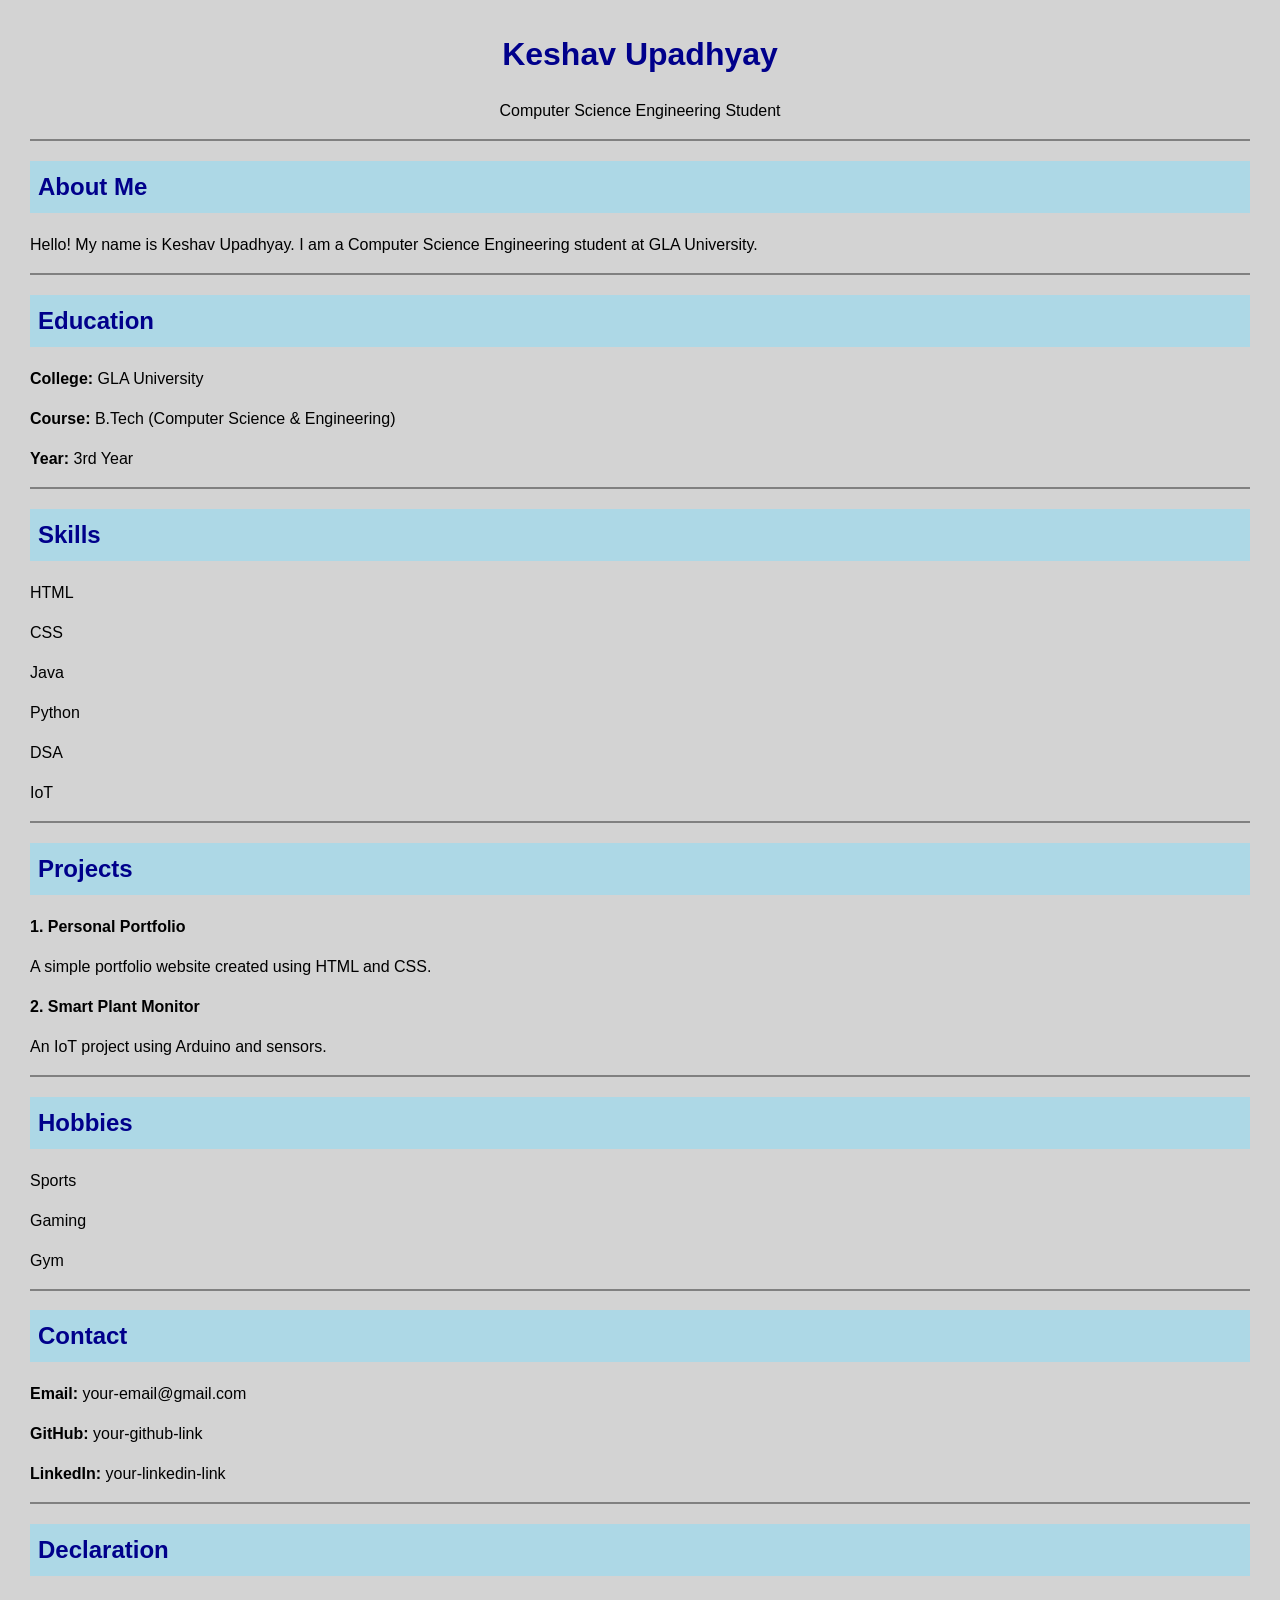
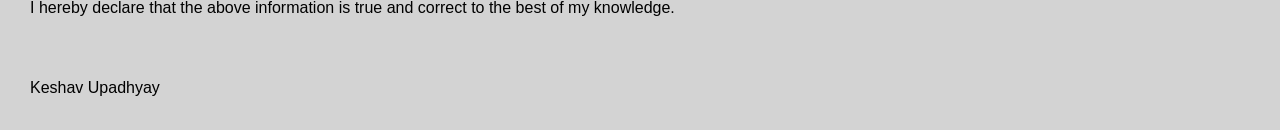
<file: portfolio/index.html>
<html>

<head>
    <title>Keshav Portfolio</title>

    <link rel="stylesheet" href="style.css">
</head>

<body>

    <h1 align="center">Keshav Upadhyay</h1>

    <p align="center">
        Computer Science Engineering Student
    </p>

    <hr>

    <h2>About Me</h2>

    <p>
        Hello! My name is Keshav Upadhyay.
        I am a Computer Science Engineering student
        at GLA University.
    </p>

    <hr>

    <h2>Education</h2>

    <p><b>College:</b> GLA University</p>

    <p><b>Course:</b> B.Tech (Computer Science & Engineering)</p>

    <p><b>Year:</b> 3rd Year</p>

    <hr>

    <h2>Skills</h2>

    <p>HTML</p>
    <p>CSS</p>
    <p>Java</p>
    <p>Python</p>
    <p>DSA</p>
    <p>IoT</p>

    <hr>

    <h2>Projects</h2>

    <p><b>1. Personal Portfolio</b></p>
    <p>
        A simple portfolio website created using HTML and CSS.
    </p>

    <p><b>2. Smart Plant Monitor</b></p>
    <p>
        An IoT project using Arduino and sensors.
    </p>

    <hr>

    <h2>Hobbies</h2>

    <p>Sports</p>
    <p>Gaming</p>
    <p>Gym</p>

    <hr>

    <h2>Contact</h2>

    <p><b>Email:</b> your-email@gmail.com</p>

    <p><b>GitHub:</b> your-github-link</p>

    <p><b>LinkedIn:</b> your-linkedin-link</p>

    <hr>

    <h2>Declaration</h2>

    <p>
        I hereby declare that the above information is true
        and correct to the best of my knowledge.
    </p>

    <br>

    <p>Keshav Upadhyay</p>

</body>

</html>
</file>
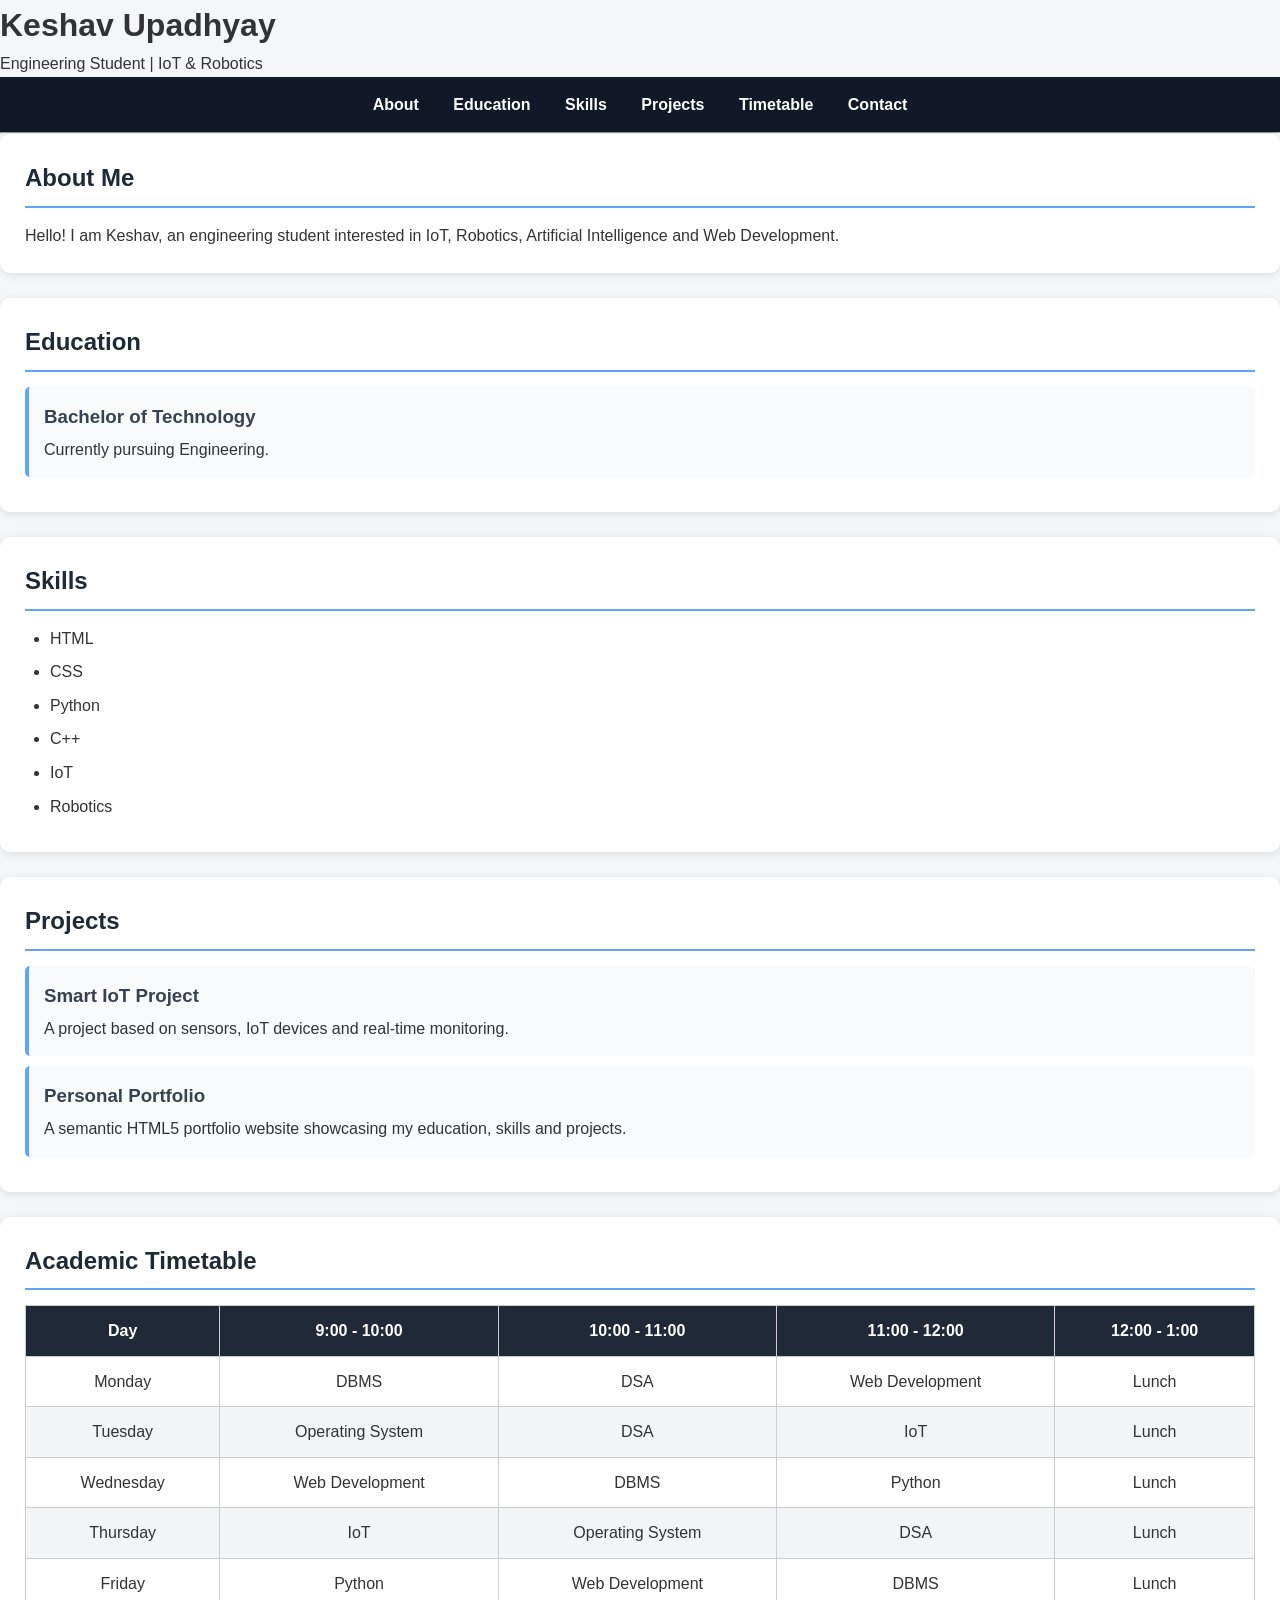
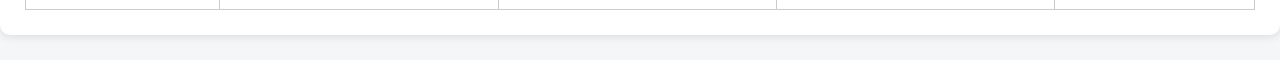
<file: Task1.html>
<!DOCTYPE html>
<html lang="en">
<head>
    <meta charset="UTF-8">
    <meta name="viewport" content="width=device-width, initial-scale=1.0">
    <title>Keshav's Portfolio</title>
    <link rel="stylesheet" href="Task1.css">
</head>

<body>

        <h1>Keshav Upadhyay</h1>
        <p>Engineering Student | IoT & Robotics </p>

    <nav>
        <a href="#about">About</a> 
        <a href="#education">Education</a> 
        <a href="#skills">Skills</a> 
        <a href="#projects">Projects</a> 
        <a href="#timetable">Timetable</a> 
        <a href="#contact">Contact</a>
        
    </nav>

    <hr>
        <section id="about">
            <h2>About Me</h2>


            <p>
                Hello! I am Keshav, an engineering student interested in
                IoT, Robotics, Artificial Intelligence and Web Development.
            </p>
        </section>

        <section id="education">
            <h2>Education</h2>

            <article>
                <h3>Bachelor of Technology</h3>
                <p>Currently pursuing Engineering.</p>
            </article>
        </section>

        <section id="skills">
            <h2>Skills</h2>

            <ul>
                <li>HTML</li>
                <li>CSS</li>
                <li>Python</li>
                <li>C++</li>
                <li>IoT</li>
                <li>Robotics</li>
            </ul>
        </section>

        <section id="projects">
            <h2>Projects</h2>

            <article>
                <h3>Smart IoT Project</h3>
                <p>
                    A project based on sensors, IoT devices and
                    real-time monitoring.
                </p>
            </article>

            <article>
                <h3>Personal Portfolio</h3>
                <p>
                    A semantic HTML5 portfolio website showcasing
                    my education, skills and projects.
                </p>
            </article>
        </section>

        <section id="timetable">
            <h2>Academic Timetable</h2>

            <table border="1" cellpadding="10">
                
                <thead>
                    <tr>
                        <th>Day</th>
                        <th>9:00 - 10:00</th>
                        <th>10:00 - 11:00</th>
                        <th>11:00 - 12:00</th>
                        <th>12:00 - 1:00</th>
                    </tr>
                </thead>

                <tbody>
                    <tr>
                        <td>Monday</td>
                        <td>DBMS</td>
                        <td>DSA</td>
                        <td>Web Development</td>
                        <td>Lunch</td>
                    </tr>

                    <tr>
                        <td>Tuesday</td>
                        <td>Operating System</td>
                        <td>DSA</td>
                        <td>IoT</td>
                        <td>Lunch</td>
                    </tr>

                    <tr>
                        <td>Wednesday</td>
                        <td>Web Development</td>
                        <td>DBMS</td>
                        <td>Python</td>
                        <td>Lunch</td>
                    </tr>

                    <tr>
                        <td>Thursday</td>
                        <td>IoT</td>
                        <td>Operating System</td>
                        <td>DSA</td>
                        <td>Lunch</td>
                    </tr>

                    <tr>
                        <td>Friday</td>
                        <td>Python</td>
                        <td>Web Development</td>
                        <td>DBMS</td>
                        <td>Lunch</td>
                    </tr>
                </tbody>

            </table>
        </section>


</body>
</html>
</file>
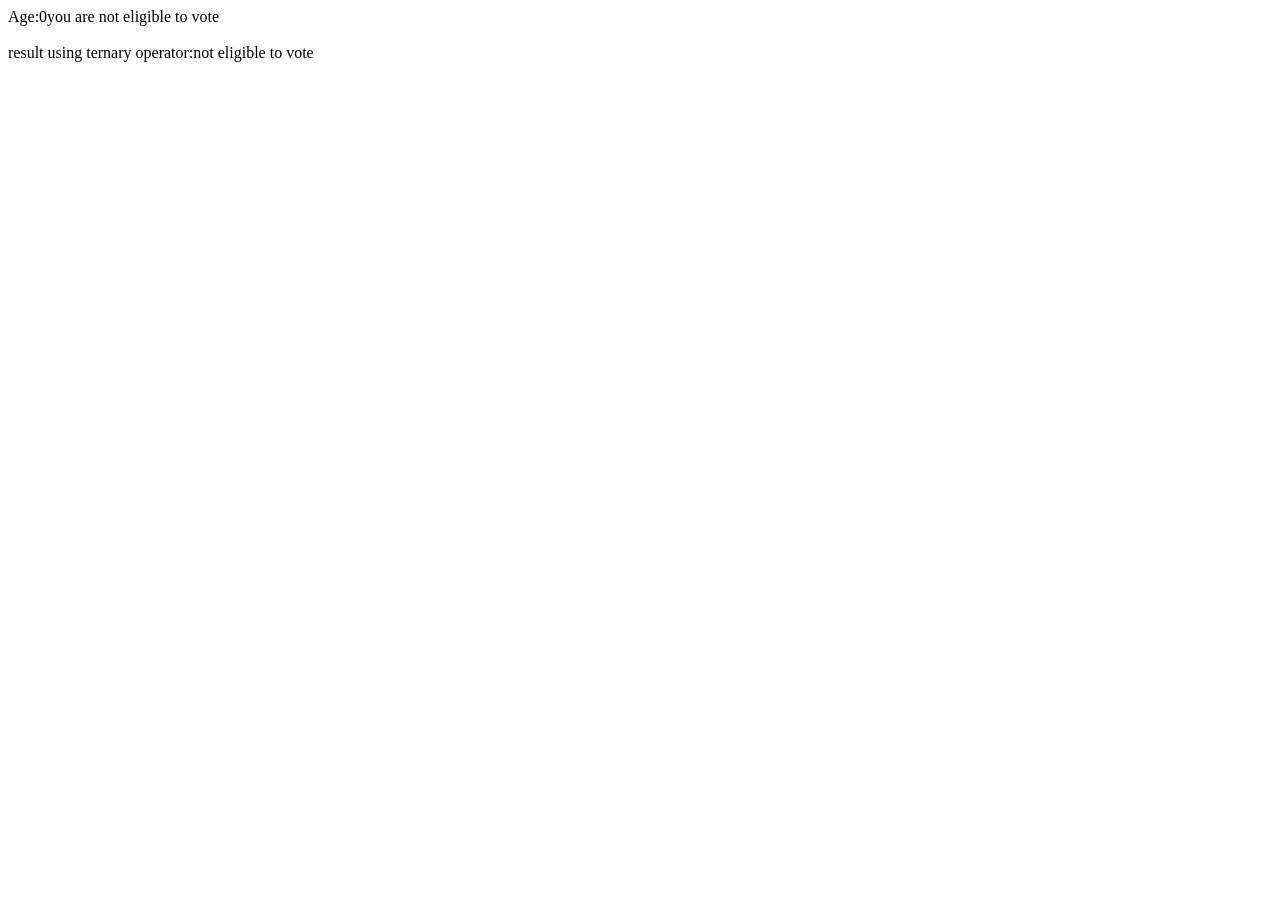
<file: Tasks/app.html>
<!DOCTYPE html>
<html lang="en">
<head>
    <meta charset="UTF-8">
    <meta name="viewport" content="width=device-width, initial-scale=1.0">
    <title>Document</title>
</head>
<body>
    <script>
        let age = prompt("enter your age");
        age = Number(age);
        if(age>=18){
            alert("you are eligible to vote");
            document.write("Age:" + age + "<br>"  );
            document.write("you are eligible to vote");
        }
        else{
            alert("you are not eligible to vote");
            document.write("Age:" + age);
            document.write("you are not eligible to vote");
        }
        let result = age >=18
        ? "eligible to vote"
        : "not eligible to vote";

        document.write(" <br><br>result using ternary operator:" + result);
    </script>
</body>
</html>
</file>
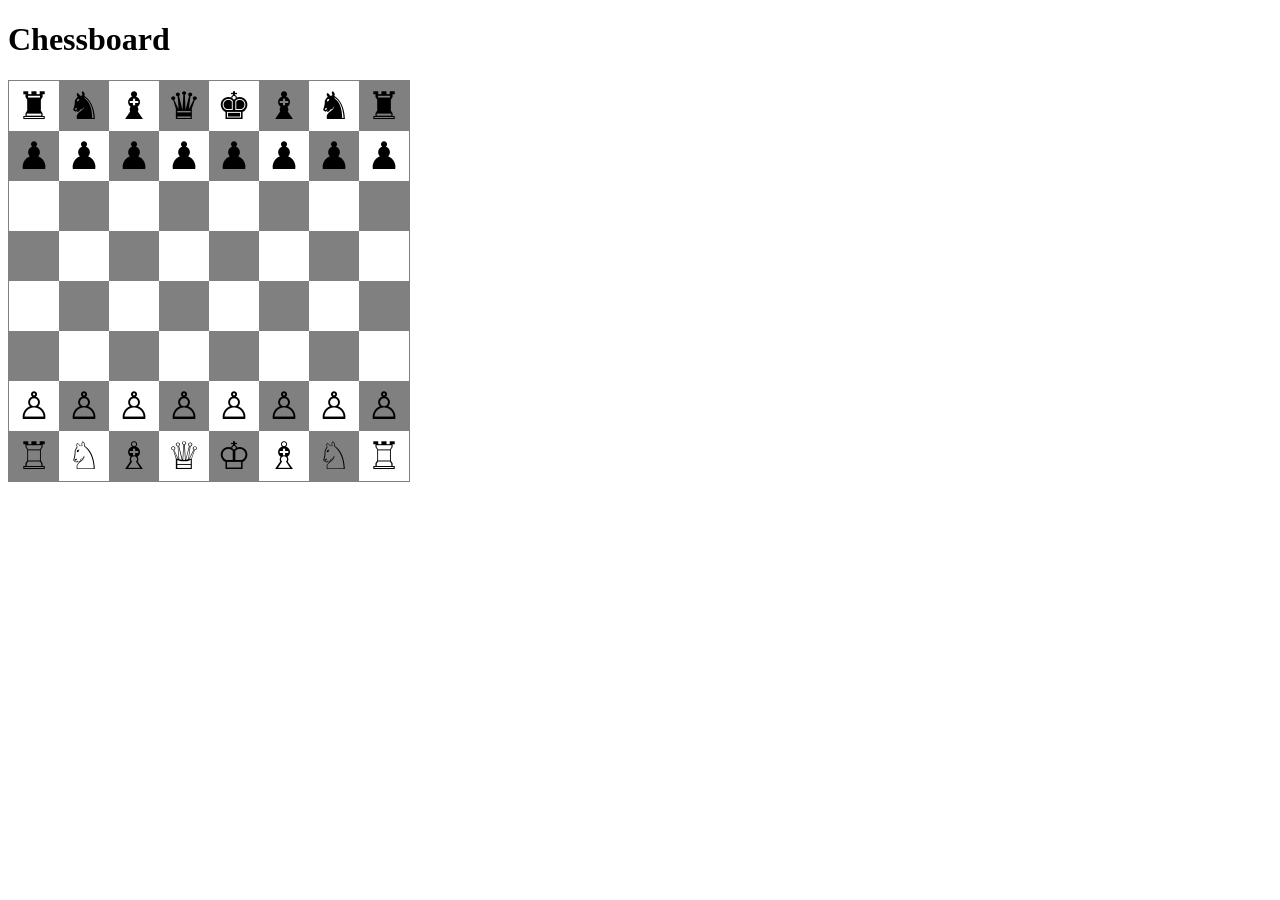
<file: Tasks/Task10.html>
<!DOCTYPE html>
<html lang="en">
<head>
    <meta charset="UTF-8">
    <meta name="viewport" content="width=device-width, initial-scale=1.0">
    <title>Chessboard</title>

    <style>
        .chessboard {
            display: grid;
            grid-template-rows: repeat(8, 50px);
            grid-template-columns: repeat(8, 50px);
            border: 1px solid gray;
            width: 400px;
        }

        .box {
            width: 50px;
            height: 50px;
            display: flex;
            justify-content: center;
            align-items: center;
            font-size: 38px;
        }

        .white {
            background-color: white;
        }

        .black {
            background-color: gray;
        }
        
        


    </style>
</head>

<body>

    <h1>Chessboard</h1>

    <div class="chessboard"></div>

    <script>

        let chessboard = document.querySelector(".chessboard");

        let pieces = [
            ["♜", "♞", "♝", "♛", "♚", "♝", "♞", "♜"],
            ["♟", "♟", "♟", "♟", "♟", "♟", "♟", "♟"],
            ["", "", "", "", "", "", "", ""],
            ["", "", "", "", "", "", "", ""],
            ["", "", "", "", "", "", "", ""],
            ["", "", "", "", "", "", "", ""],
            ["♙", "♙", "♙", "♙", "♙", "♙", "♙", "♙"],
            ["♖", "♘", "♗", "♕", "♔", "♗", "♘", "♖"]
        ];

        for(let i = 0; i < 8; i++) {

            for(let j = 0; j < 8; j++) {

                let newbox = document.createElement("div");

                newbox.classList.add("box");

                if((i+j)%2 == 0) {
                    newbox.classList.add("white");
                }
                else {
                    newbox.classList.add("black");
                }

                newbox.textContent = pieces[i][j];

                chessboard.append(newbox);

            }
        }

    </script>

</body>
</html>
</file>
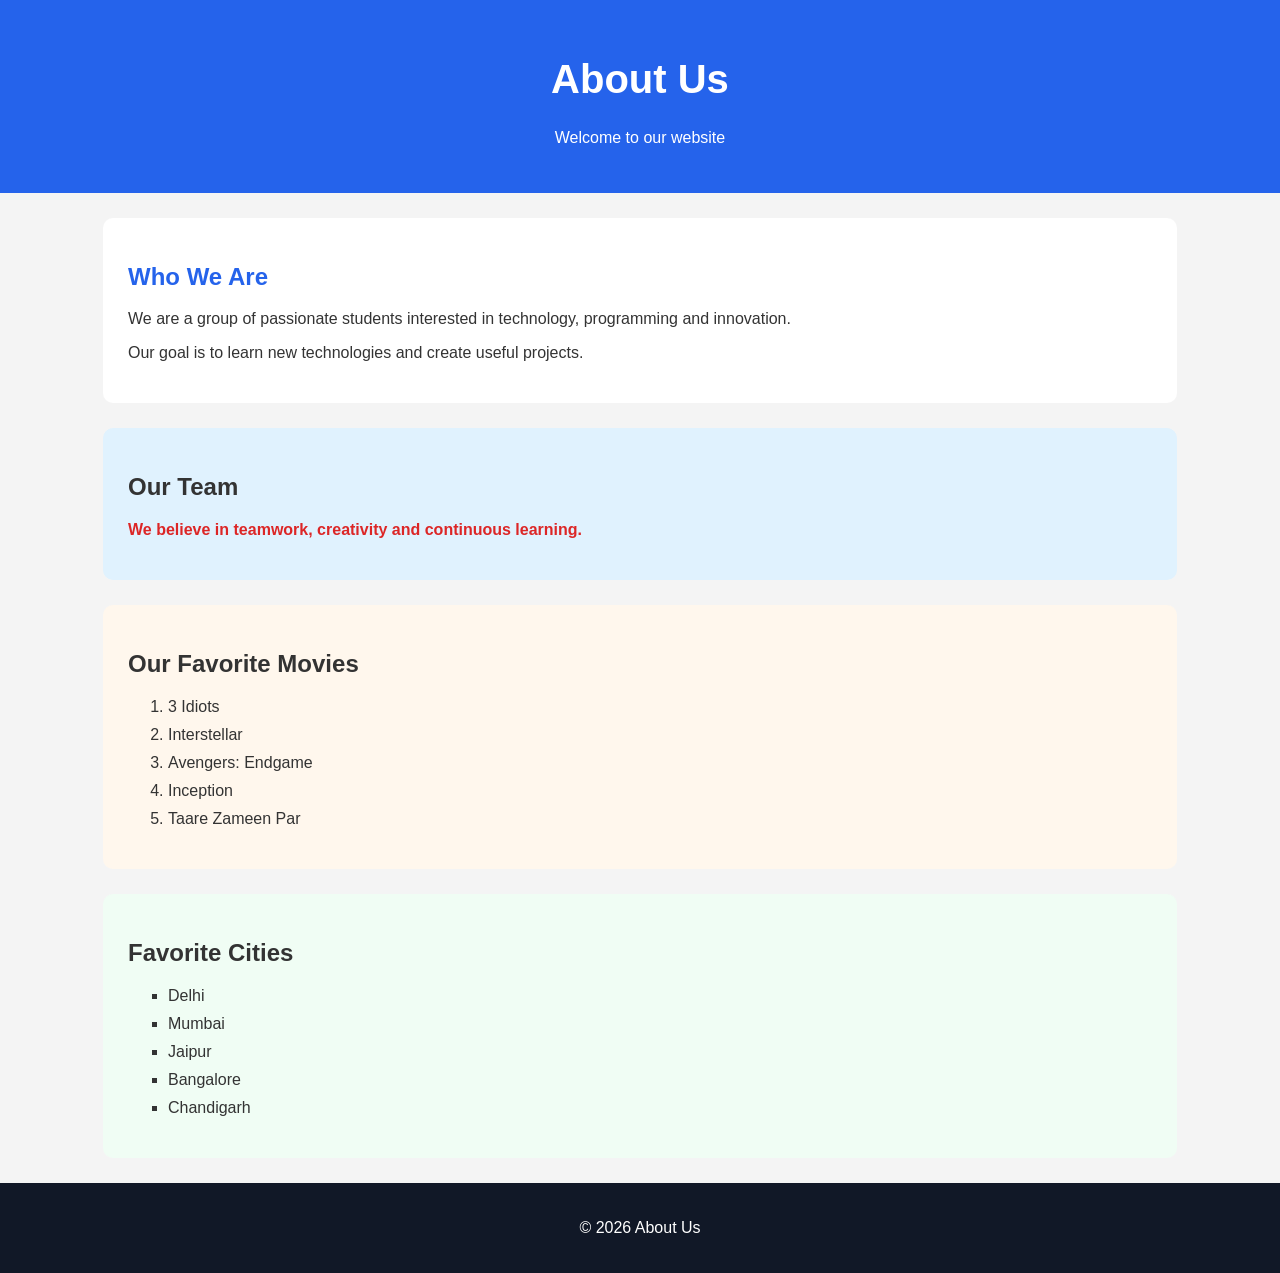
<file: Tasks/Task2.html>
<!DOCTYPE html>
<html lang="en">

<head>
    <meta charset="UTF-8">
    <meta name="viewport" content="width=device-width, initial-scale=1.0">
    <title>About Us</title>

    <link rel="stylesheet" href="Task2.css">
</head>

<body>

    <header>
        <h1>About Us</h1>
        <p>Welcome to our website</p>
    </header>

    <main>

        <section id="about">
            <h2>Who We Are</h2>

            <p>
                We are a group of passionate students interested in
                technology, programming and innovation.
            </p>

            <p>
                Our goal is to learn new technologies and create
                useful projects.
            </p>
        </section>

        <section class="team">
            <h2>Our Team</h2>

            <p class="highlight">
                We believe in teamwork, creativity and continuous learning.
            </p>
        </section>

        <section class="movies">
            <h2>Our Favorite Movies</h2>

            <ol>
                <li>3 Idiots</li>
                <li>Interstellar</li>
                <li>Avengers: Endgame</li>
                <li>Inception</li>
                <li>Taare Zameen Par</li>
            </ol>
        </section>

        <section class="cities">
            <h2>Favorite Cities</h2>

            <ul>
                <li>Delhi</li>
                <li>Mumbai</li>
                <li>Jaipur</li>
                <li>Bangalore</li>
                <li>Chandigarh</li>
            </ul>
        </section>

    </main>

    <footer>
        <p>© 2026 About Us</p>
    </footer>

</body>
</html>
</file>
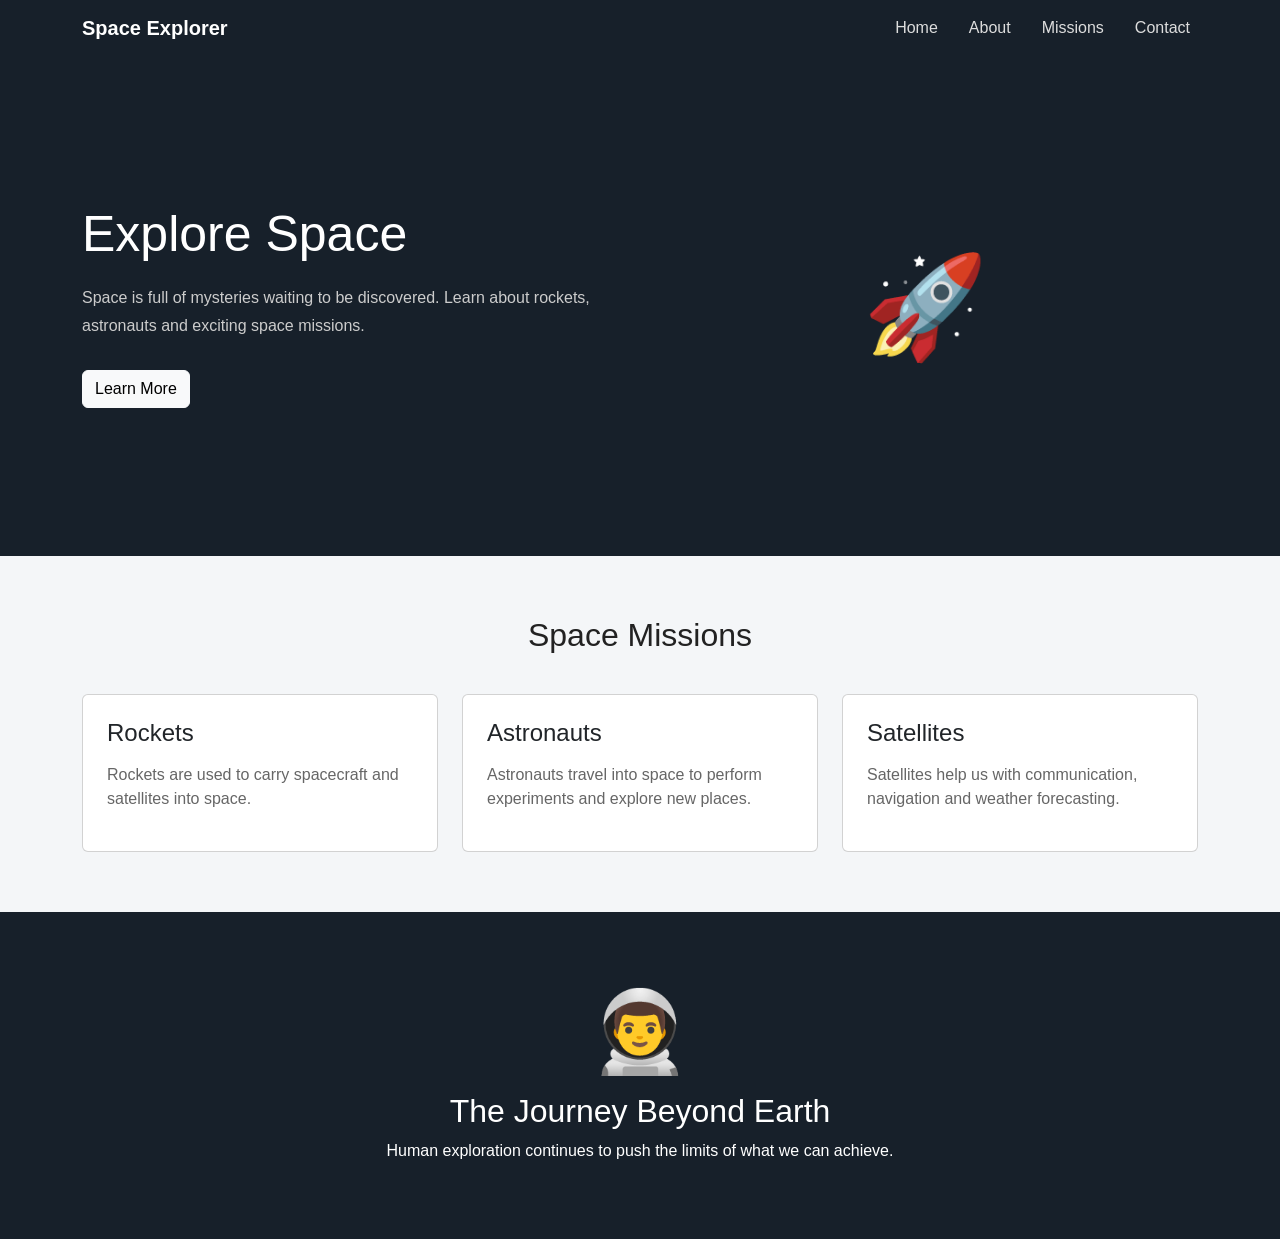
<file: Tasks/Task4.html>
<!DOCTYPE html>
<html lang="en">

<head>
    <meta charset="UTF-8">
    <meta name="viewport" content="width=device-width, initial-scale=1.0">

    <title>Space Explorer</title>

    
    <link href="https://cdn.jsdelivr.net/npm/bootstrap@5.3.3/dist/css/bootstrap.min.css" rel="stylesheet">

    <style>

        body {
            margin: 0;
            font-family: Arial, sans-serif;
            background-color: #f4f6f8;
            color: #222;
        }

   

        .navbar {
            background-color: #17202a;
        }

        .navbar-brand {
            color: white;
            font-weight: bold;
        }

        .nav-link {
            color: #ddd !important;
            margin-left: 15px;
            transition: 0.3s;
        }

        .nav-link:hover {
            color: #fff !important;
            transform: translateY(-2px);
        }


  

        .hero {
            background-color: #17202a;
            color: white;
            min-height: 500px;
            display: flex;
            align-items: center;
        }

        .hero h1 {
            font-size: 50px;
            margin-bottom: 20px;
        }

        .hero p {
            color: #ccc;
            line-height: 1.7;
        }

        .hero button {
            margin-top: 15px;
        }


 

        .rocket {
            font-size: 100px;
            text-align: center;

            animation: moveRocket 3s infinite ease-in-out;
        }

        @keyframes moveRocket {

            0% {
                transform: translateY(15px);
            }

            50% {
                transform: translateY(-20px);
            }

            100% {
                transform: translateY(15px);
            }

        }


        .features {
            padding: 60px 0;
        }

        .features h2 {
            text-align: center;
            margin-bottom: 40px;
        }

        .card {
            height: 100%;
            transition: 0.3s;
        }

        .card:hover {
            transform: translateY(-5px);
        }

        .card h4 {
            margin-bottom: 15px;
        }

        .card p {
            color: #666;
        }



        .astronaut {
            background-color: #17202a;
            color: white;
            padding: 60px 20px;
            text-align: center;
        }

        .astronaut-img {
            font-size: 80px;

            animation: floatAstronaut 4s infinite ease-in-out;
        }

        @keyframes floatAstronaut {

            0% {
                transform: translateY(0);
            }

            50% {
                transform: translateY(-15px);
            }

            100% {
                transform: translateY(0);
            }

        }




        footer {
            background-color: #101820;
            color: #aaa;
            text-align: center;
            padding: 20px;
        }




        @media (max-width: 768px) {

            .hero {
                text-align: center;
                padding: 50px 0;
            }

            .hero h1 {
                font-size: 40px;
            }

            .rocket {
                margin-top: 40px;
            }

        }

    </style>

</head>


<body>



    <nav class="navbar navbar-expand-lg">

        <div class="container">

            <a class="navbar-brand" href="#">
                Space Explorer
            </a>

            <button
                class="navbar-toggler"
                type="button"
                data-bs-toggle="collapse"
                data-bs-target="#menu">

                <span class="navbar-toggler-icon"></span>

            </button>

            <div class="collapse navbar-collapse" id="menu">

                <ul class="navbar-nav ms-auto">

                    <li class="nav-item">
                        <a class="nav-link" href="#home">Home</a>
                    </li>

                    <li class="nav-item">
                        <a class="nav-link" href="#about">About</a>
                    </li>

                    <li class="nav-item">
                        <a class="nav-link" href="#missions">Missions</a>
                    </li>

                    <li class="nav-item">
                        <a class="nav-link" href="#contact">Contact</a>
                    </li>

                </ul>

            </div>

        </div>

    </nav>



  

    <section class="hero" id="home">

        <div class="container">

            <div class="row align-items-center">

                <div class="col-md-6">

                    <h1>
                        Explore Space
                    </h1>

                    <p>
                        Space is full of mysteries waiting to be discovered.
                        Learn about rockets, astronauts and exciting space missions.
                    </p>

                    <button class="btn btn-light">
                        Learn More
                    </button>

                </div>


                <div class="col-md-6">

                    <div class="rocket">
                        🚀
                    </div>

                </div>

            </div>

        </div>

    </section>



   

    <section class="features" id="about">

        <div class="container">

            <h2>
                Space Missions
            </h2>


            <div class="row g-4">


                <div class="col-md-4">

                    <div class="card p-4">

                        <h4>
                            Rockets
                        </h4>

                        <p>
                            Rockets are used to carry spacecraft
                            and satellites into space.
                        </p>

                    </div>

                </div>


                <div class="col-md-4">

                    <div class="card p-4">

                        <h4>
                            Astronauts
                        </h4>

                        <p>
                            Astronauts travel into space to perform
                            experiments and explore new places.
                        </p>

                    </div>

                </div>


                <div class="col-md-4">

                    <div class="card p-4">

                        <h4>
                            Satellites
                        </h4>

                        <p>
                            Satellites help us with communication,
                            navigation and weather forecasting.
                        </p>

                    </div>

                </div>


            </div>

        </div>

    </section>



    <section class="astronaut" id="missions">

        <div class="container">

            <div class="astronaut-img">
                👨‍🚀
            </div>

            <h2>
                The Journey Beyond Earth
            </h2>

            <p>
                Human exploration continues to push the limits
                of what we can achieve.
            </p>

        </div>

    </section>





    <script src="https://cdn.jsdelivr.net/npm/bootstrap@5.3.3/dist/js/bootstrap.bundle.min.js">
    </script>

</body>

</html>
</file>
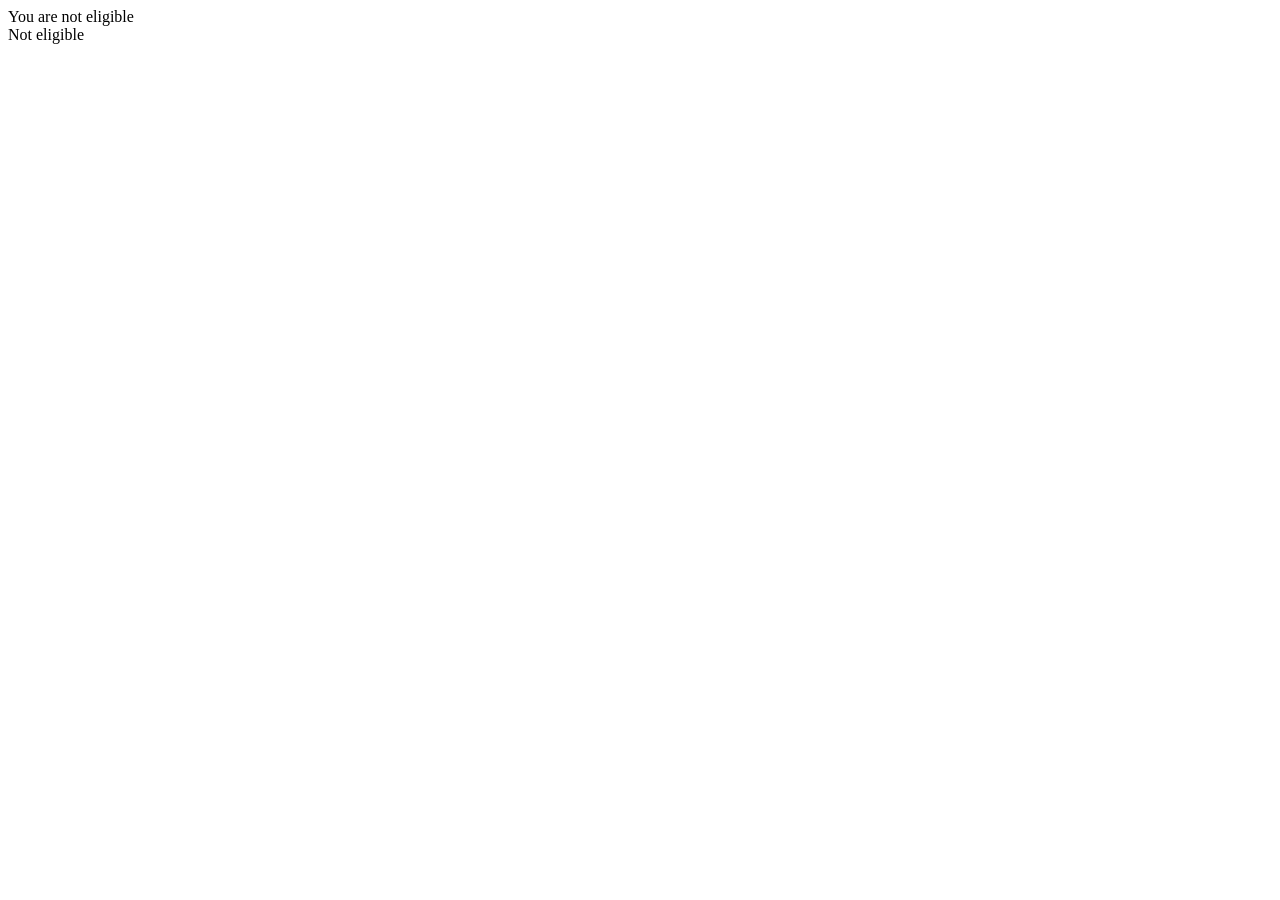
<file: Tasks/Task5.html>
<!DOCTYPE html>
<html lang="en">
<head>
    <meta charset="UTF-8">
    <meta name="viewport" content="width=device-width, initial-scale=1.0">
    <title>Document</title>
</head>
<body>




    <script>

        let age = prompt("Enter your age");
        if(age <18){
            alert("Not eligible");
            document.write("You are not eligible <br>");
        }else{
            alert("Registration successfull ");
            document.write("Congratulation... you are registered successfully <br>");
        }

        let result = age<18 ? "Not eligible" : "Eligible";
        document.write(result);20


        
18

    </script>
    
</body>
</html>
</file>
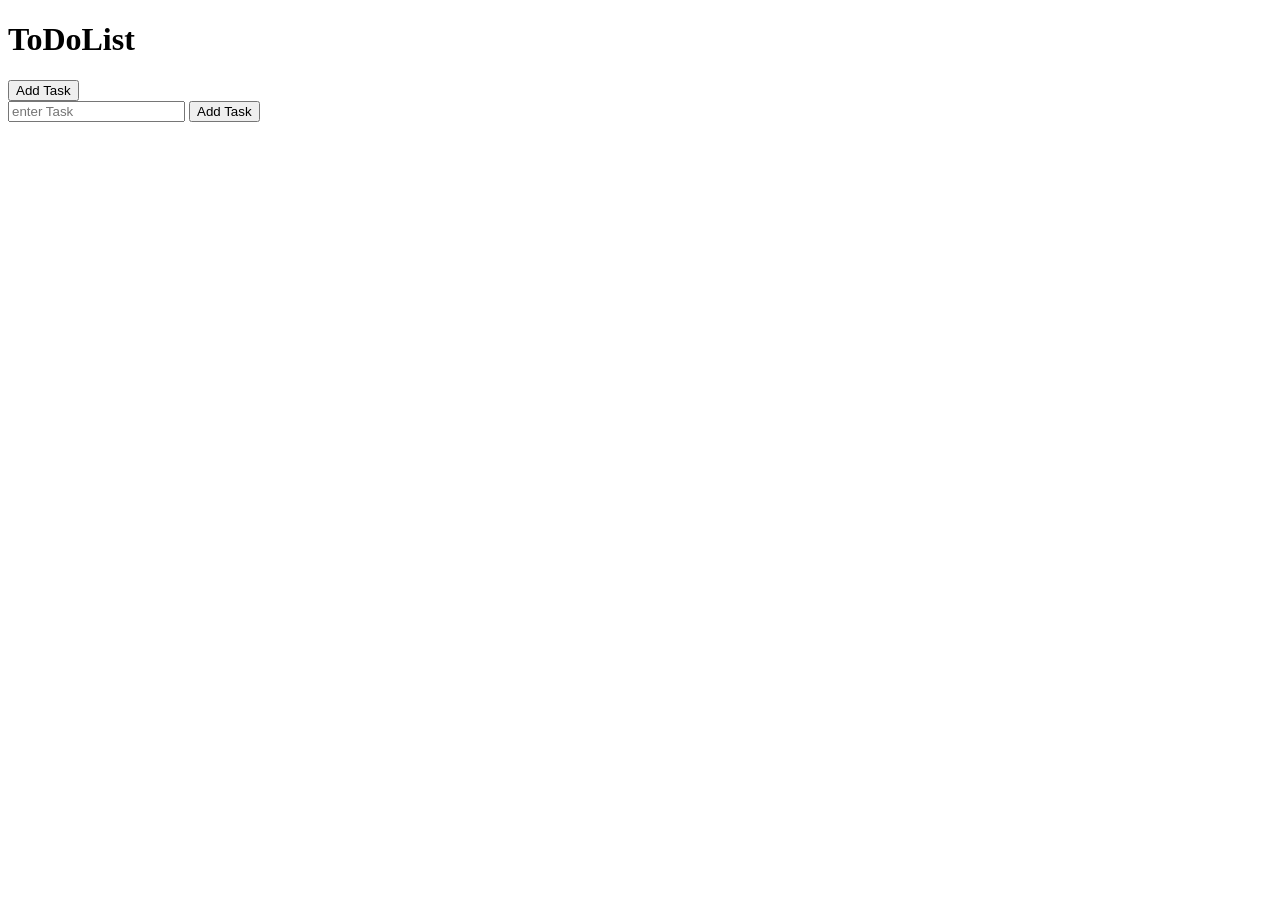
<file: Tasks/Task7.html>
<!DOCTYPE html>
<html lang="en">
<head>
    <meta charset="UTF-8">
    <meta name="viewport" content="width=device-width, initial-scale=1.0">
    <title>Document</title>

    <style>

        .taskbox{
            display: flex;
            gap: 10px;
            background-color: red;
            color: green;
        }

    </style>
</head>
<body>
    <h1>ToDoList</h1>

    <button>Add Task</button>

    <div class="inputs">
        <input class="taskInput" type="text" placeholder="enter Task">
        <button class="btn">Add Task</button>

    </div>
    <div class="tasks">



    </div>
    <script>
       
       let box = document.querySelector(".tasks");
       let task = document.querySelector(".taskInput");
       let btn = document.querySelector(".btn");

       btn.addEventListener("click" , function(){

            let taskVal = task.value.trim();
            if(taskVal==""){
                alert("Please enter the value");
                return;
            }

            let taskbox = document.createElement("div");
            taskbox.innerHTML = ` <h2 > ${taskVal} </h2>  
                <button  class="deleteBtn" > Delete </button>
             `
            
            taskbox.className = "taskbox";
            box.appendChild(taskbox);

            let delbutton = taskbox.querySelector(".deleteBtn");

            delbutton.addEventListener("click" , function(){
                taskbox.remove();
            })


       })

        
      
    </script>
</body>
</html>
</file>
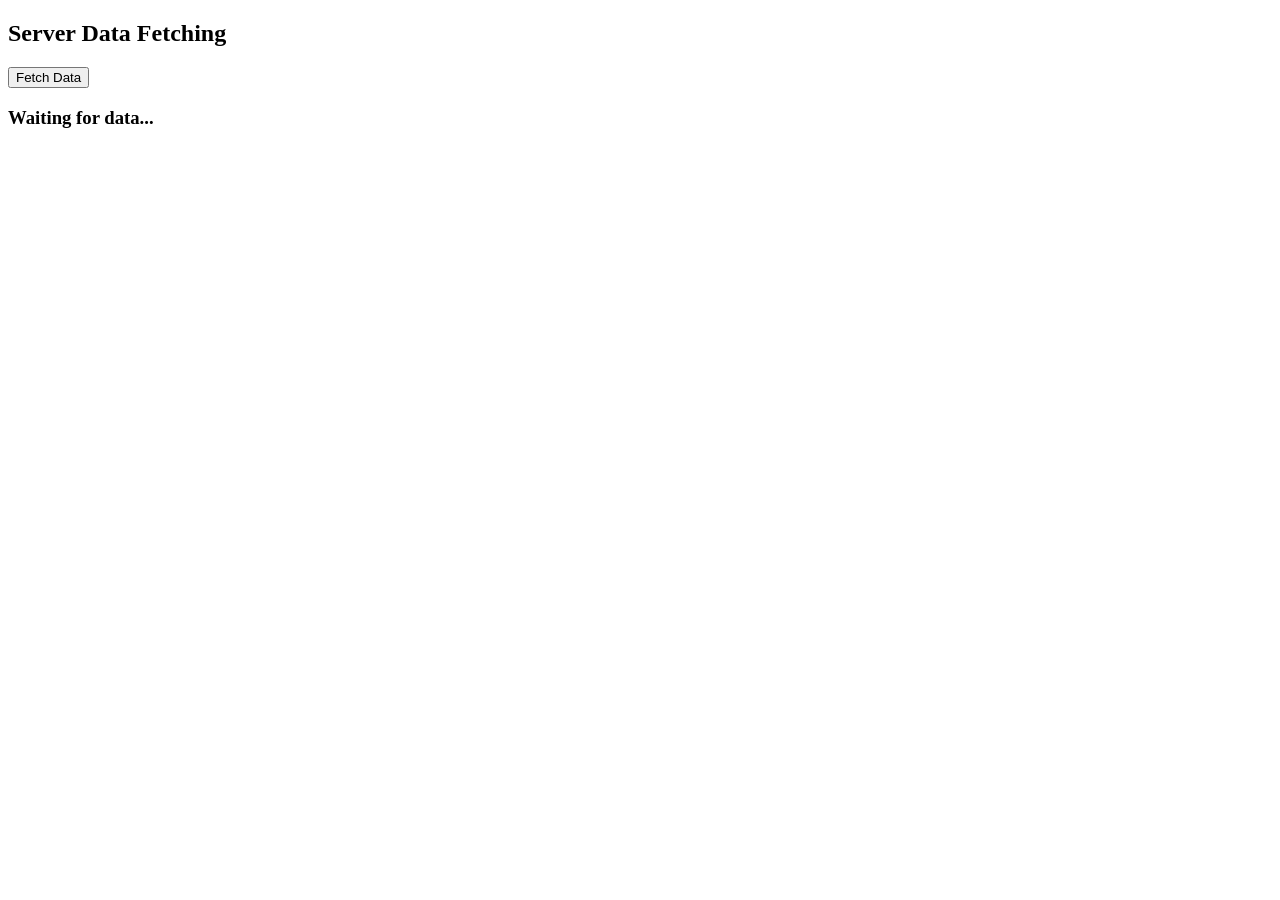
<file: Tasks/Task9.html>
<!DOCTYPE html>
<html>
<head>
    <title>Async Programming</title>
</head>
<body>

    <h2>Server Data Fetching</h2>
    <button onclick="fetchData()">Fetch Data</button>

    <h3 id="result">Waiting for data...</h3>

    <script>
        function fetchData() {

            document.getElementById("result").innerText =
                "Fetching data...";

            let promise = new Promise((resolve, reject) => {

                setTimeout(() => {

                    let data = {
                        id: 101,
                        name: "Abhay",
                        course: "B.Tech CSE"
                    };

                    resolve(data);

                }, 3000);

            });

            promise.then((data) => {

                document.getElementById("result").innerText =
                    "Data Received: " + JSON.stringify(data);

                console.log(data);

            }).catch((error) => {

                console.log(error);

            });
        }
    </script>

</body>
</html>
</file>
<file: portfolio/style.css>
body {
    font-family: Arial;
    background-color: lightgray;
    margin: 30px;
}

h1 {
    color: darkblue;
}

h2 {
    color: darkblue;
    background-color: lightblue;
    padding: 8px;
}

p {
    font-size: 16px;
}

hr {
    border: 1px solid gray;
}

body {
    line-height: 1.5;
}
</file>
<file: Task1.css>
* {
    margin: 0;
    padding: 0;
    box-sizing: border-box;
}

body {
    font-family: Arial, sans-serif;
    background-color: #f4f6f8;
    color: #333;
    line-height: 1.6;
}

header {
    background-color: #1f2937;
    color: white;
    text-align: center;
    padding: 40px 20px;
}

header h1 {
    font-size: 40px;
    margin-bottom: 10px;
}

header p {
    font-size: 18px;
}

nav {
    background-color: #111827;
    text-align: center;
    padding: 15px;
}

nav a {
    color: white;
    text-decoration: none;
    margin: 0 15px;
    font-weight: bold;
}

nav a:hover {
    color: #60a5fa;
}

main {
    width: 85%;
    max-width: 1000px;
    margin: 30px auto;
}

section {
    background-color: white;
    padding: 25px;
    margin-bottom: 25px;
    border-radius: 10px;
    box-shadow: 0 2px 8px rgba(0, 0, 0, 0.1);
}

section h2 {
    color: #1f2937;
    margin-bottom: 15px;
    border-bottom: 2px solid #60a5fa;
    padding-bottom: 8px;
}




ul {
    padding-left: 25px;
}

li {
    margin: 8px 0;
}

article {
    background-color: #f9fafb;
    padding: 15px;
    margin: 10px 0;
    border-left: 4px solid #60a5fa;
    border-radius: 5px;
}

article h3 {
    color: #374151;
    margin-bottom: 5px;
}

table {
    width: 100%;
    border-collapse: collapse;
    margin-top: 15px;
}

th,
td {
    border: 1px solid #ccc;
    padding: 12px;
    text-align: center;
}

thead {
    background-color: #1f2937;
    color: white;
}

tbody tr:nth-child(even) {
    background-color: #f3f4f6;
}

tbody tr:hover {
    background-color: #e5e7eb;
}

footer {
    background-color: #1f2937;
    color: white;
    text-align: center;
    padding: 30px;
}

footer h2 {
    margin-bottom: 10px;
}

footer p {
    margin: 5px;
}

@media (max-width: 600px) {

    header h1 {
        font-size: 30px;
    }

    nav a {
        display: block;
        margin: 8px;
    }

    main {
        width: 95%;
    }

    table {
        font-size: 12px;
    }

    th,
    td {
        padding: 8px;
    }
}
</file>
<file: Tasks/Task2.css>
/* Element Selector */
body {
    font-family: Arial, sans-serif;
    background-color: #f4f4f4;
    margin: 0;
    padding: 0;
    color: #333333;
}

/* Element Selector */
header {
    background-color: #2563eb;
    color: white;
    text-align: center;
    padding: 30px;
}

header h1 {
    font-size: 40px;
}

/* ID Selector */
#about {
    background-color: rgb(255, 255, 255);
    padding: 25px;
    margin: 25px auto;
    width: 80%;
    border-radius: 10px;
}

#about h2 {
    color: #2563eb;
}

/* Class Selector */
.team {
    background-color: #e0f2fe;
    padding: 25px;
    margin: 25px auto;
    width: 80%;
    border-radius: 10px;
}

/* Class Selector */
.highlight {
    color: rgb(220, 38, 38);
    font-weight: bold;
}

/* Class Selector */
.movies {
    background-color: #fff7ed;
    padding: 25px;
    margin: 25px auto;
    width: 80%;
    border-radius: 10px;
}

/* Styling ordered list */
.movies ol {
    padding-left: 30px;
}

.movies li {
    margin: 10px;
}

/* Pseudo-class */
.movies li:hover {
    color: #2563eb;
    font-weight: bold;
    cursor: pointer;
}

/* Class Selector */
.cities {
    background-color: rgb(240, 253, 244);
    padding: 25px;
    margin: 25px auto;
    width: 80%;
    border-radius: 10px;
}

/* Styling unordered list */
.cities ul {
    list-style-type: square;
    padding-left: 30px;
}

.cities li {
    margin: 10px;
}

/* Pseudo-class */
.cities li:hover {
    color: rgb(22, 163, 74);
    font-weight: bold;
    cursor: pointer;
}

/* Footer */
footer {
    background-color: #111827;
    color: white;
    text-align: center;
    padding: 20px;
}
</file>
